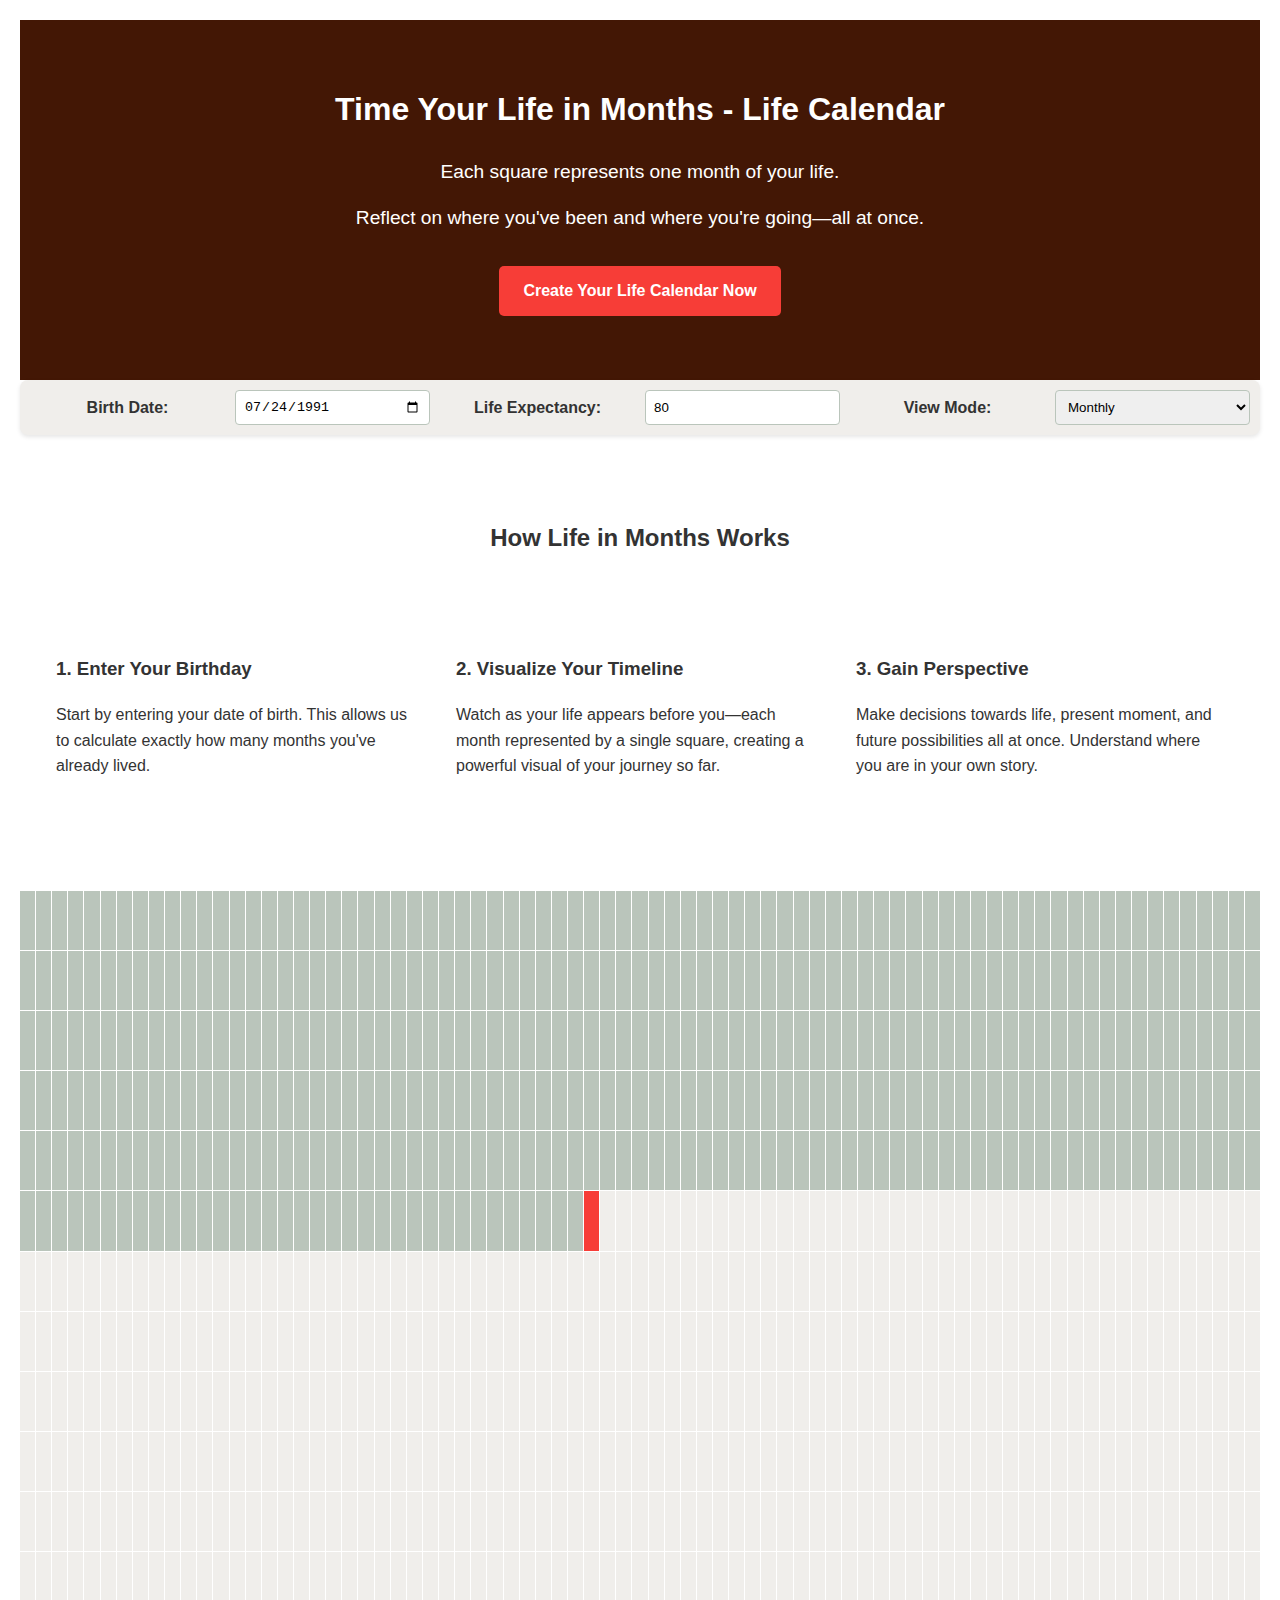
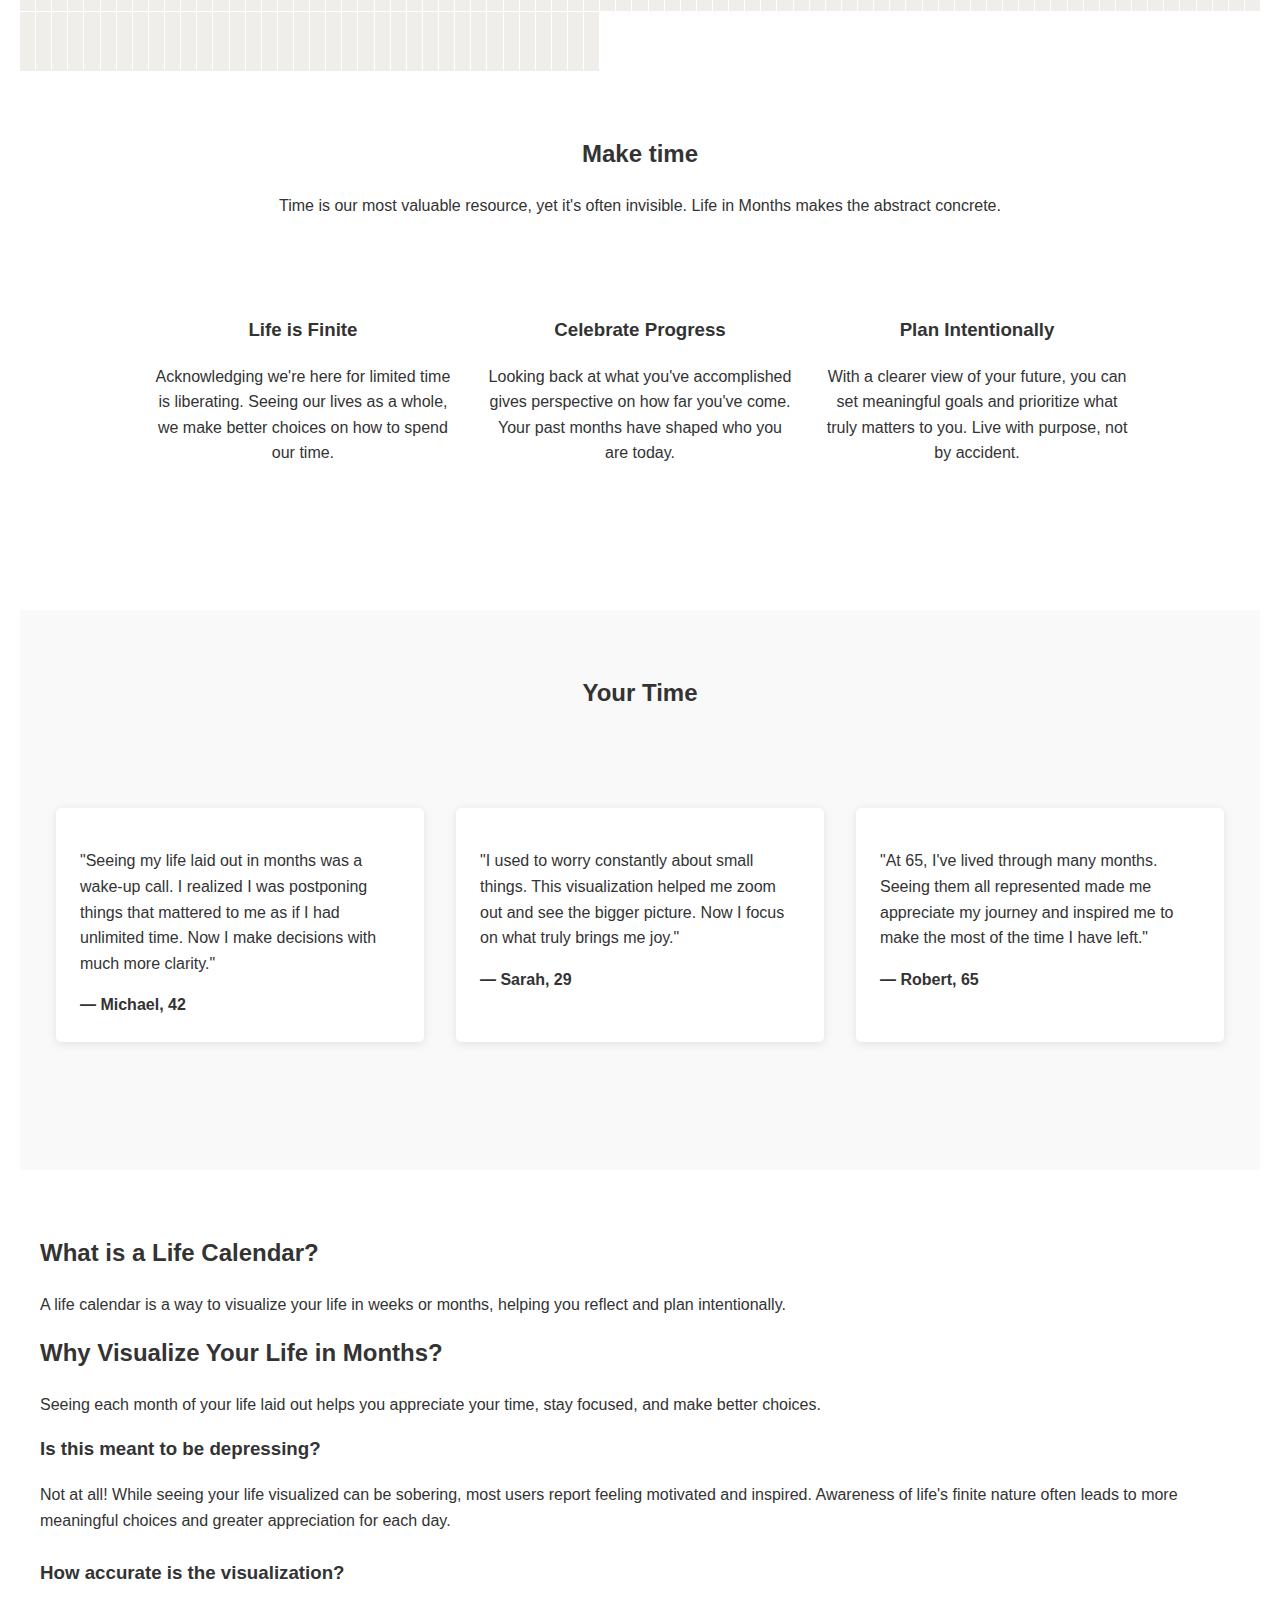
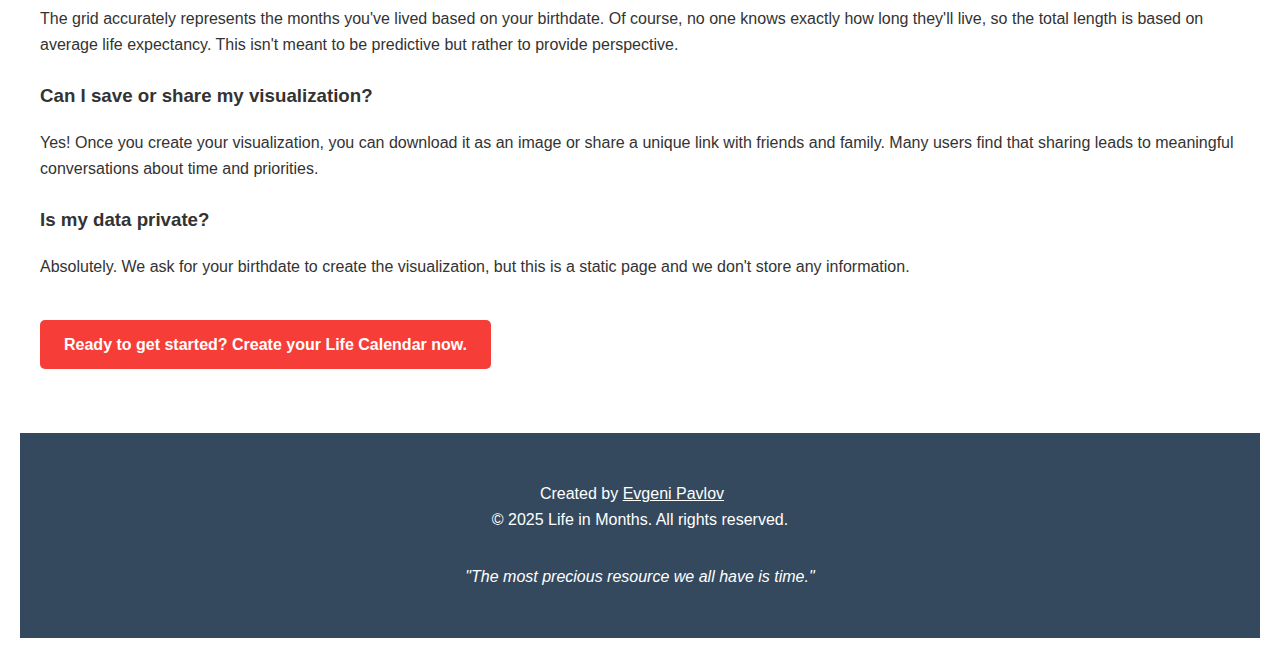
<file: index.html>
<!DOCTYPE html>
<html lang="en">
<head>
    <meta charset="UTF-8">
    <meta name="viewport" content="width=device-width, initial-scale=1.0">
    <meta name="description" content="Visualize your life journey with our life calendar. See your life in months and weeks to gain clarity, set goals, and live intentionally.">
    <meta name="keywords" content="time your life, time your life in months, life in months, life in weeks, life calendar, life planning, life grid visualization, present moment">
    <meta name="author" content="Life in Months">
    <meta property="og:title" content="Life in Months - Visualize Your Life Journey">
    <meta property="og:description" content="My life calendar in weeks. Visualize your life in months and weeks, bringing perspective and intention to your journey.">
    <meta property="og:image" content="https://lifeinmonths.com/life-calendar.png" alt="Life Calendar - Visualize your life in months and weeks">
    <meta property="og:url" content="https://lifeinmonths.com">
    <meta property="og:type" content="website">
    <meta name="twitter:card" content="summary_large_image">
    <title>Life Calendar – Visualize Your Life in Months and Weeks</title>
    <link rel="canonical" href="https://lifeinmonths.com">
    <link rel="stylesheet" href="styles.css">
    <link rel="icon" type="image/png" href="/favicon-96x96.png" sizes="96x96" />
    <link rel="icon" type="image/svg+xml" href="/favicon.svg" />
    <link rel="shortcut icon" href="/favicon.ico" />
    <link rel="apple-touch-icon" sizes="180x180" href="/apple-touch-icon.png" />
    <link rel="manifest" href="/site.webmanifest" />
</head>
<body>
    <section class="hero">
        <div class="container">
            <h1 id="title">Time Your Life in Months - Life Calendar</h1>
            <p id="description" style="font-size: 1.2rem; max-width: 800px; margin: 1rem auto;">Each square represents one month of your life. </p>
            <p style="font-size: 1.2rem; max-width: 800px; margin: 1rem auto;">Reflect on where you've been and where you're going—all at once.</p>
            <a href="#visualization" class="cta-button">Create Your Life Calendar Now</a>
        </div>
    </section>
    <div class="controls">
        <label for="birthDate">Birth Date:</label>
        <input type="date" id="birthDate" name="birthDate">

        <label for="averageLifeExpectancyYears">Life Expectancy:</label>
        <input type="number" id="averageLifeExpectancyYears" name="averageLifeExpectancyYears" min="1" step="1" value="80">
        
        <label for="viewMode">View Mode:</label>
        <select id="viewMode" name="viewMode">
            <option value="monthly">Monthly</option>
            <option value="weekly">Weekly</option>
        </select>
    </div>
    <section id="how-it-works">
        <div class="container">
            <h2 style="text-align: center; margin-bottom: 2rem; margin-top: 4rem;">How Life in Months Works</h2>
            
            <div class="grid-section">
                <div>
                    <h3>1. Enter Your Birthday</h3>
                    <p>Start by entering your date of birth. This allows us to calculate exactly how many months you've already lived.</p>
                </div>
                <div>
                    <h3>2. Visualize Your Timeline</h3>
                    <p>Watch as your life appears before you—each month represented by a single square, creating a powerful visual of your journey so far.</p>
                </div>
                <div>
                    <h3>3. Gain Perspective</h3>
                    <p>Make decisions towards life, present moment, and future possibilities all at once. Understand where you are in your own story.</p>
                </div>
            </div>
        </div>
    </section>

    <div id="visualization" class="visualization"></div>

    <section class="container" style="padding: 4rem 1rem; text-align: center;">
        <h2>Make time</h2>
        <p style="max-width: 800px; margin: 0 auto 2rem;">Time is our most valuable resource, yet it's often invisible. Life in Months makes the abstract concrete.</p>
        
        <div class="grid-section">
            <div>
                <h3>Life is Finite</h3>
                <p>Acknowledging we're here for limited time is liberating. Seeing our lives as a whole, we make better choices on how to spend our time.</p>
            </div>
            <div>
                <h3>Celebrate Progress</h3>
                <p>Looking back at what you've accomplished gives perspective on how far you've come. Your past months have shaped who you are today.</p>
            </div>
            <div>
                <h3>Plan Intentionally</h3>
                <p>With a clearer view of your future, you can set meaningful goals and prioritize what truly matters to you. Live with purpose, not by accident.</p>
            </div>
        </div>
    </section>

    <section id="testimonials" style="background-color: #f9f9f9; padding: 4rem 0;">
        <div class="container">
            <h2 style="text-align: center; margin-bottom: 2rem;">Your Time</h2>
            
            <div class="grid-section">
                <div class="testimonial">
                    <p>"Seeing my life laid out in months was a wake-up call. I realized I was postponing things that mattered to me as if I had unlimited time. Now I make decisions with much more clarity."</p>
                    <p style="font-weight: bold; margin-bottom: 0;">— Michael, 42</p>
                </div>
                <div class="testimonial">
                    <p>"I used to worry constantly about small things. This visualization helped me zoom out and see the bigger picture. Now I focus on what truly brings me joy."</p>
                    <p style="font-weight: bold; margin-bottom: 0;">— Sarah, 29</p>
                </div>
                <div class="testimonial">
                    <p>"At 65, I've lived through many months. Seeing them all represented made me appreciate my journey and inspired me to make the most of the time I have left."</p>
                    <p style="font-weight: bold; margin-bottom: 0;">— Robert, 65</p>
                </div>
            </div>
        </div>
    </section>

    <section id="faq" class="container" style="padding: 4rem 1rem;">
        <h2>What is a Life Calendar?</h2>
        <p>A life calendar is a way to visualize your life in weeks or months, helping you reflect and plan intentionally.</p>

        <h2>Why Visualize Your Life in Months?</h2>
        <p>Seeing each month of your life laid out helps you appreciate your time, stay focused, and make better choices.</p>
        
        <div class="faq-item">
            <h3>Is this meant to be depressing?</h3>
            <p>Not at all! While seeing your life visualized can be sobering, most users report feeling motivated and inspired. Awareness of life's finite nature often leads to more meaningful choices and greater appreciation for each day.</p>
        </div>
        
        <div class="faq-item">
            <h3>How accurate is the visualization?</h3>
            <p>The grid accurately represents the months you've lived based on your birthdate. Of course, no one knows exactly how long they'll live, so the total length is based on average life expectancy. This isn't meant to be predictive but rather to provide perspective.</p>
        </div>
        
        <div class="faq-item">
            <h3>Can I save or share my visualization?</h3>
            <p>Yes! Once you create your visualization, you can download it as an image or share a unique link with friends and family. Many users find that sharing leads to meaningful conversations about time and priorities.</p>
        </div>
        
        <div class="faq-item">
            <h3>Is my data private?</h3>
            <p>Absolutely. We ask for your birthdate to create the visualization, but this is a static page and we don't store any information.</p>
        </div>
        <a href="#visualization" class="cta-button">Ready to get started? Create your Life Calendar now.</a>
    </section>
    <footer>
        <div class="container">
            <p>Created by <a href="https://evgeni.blog" style="color: white; margin-right: 1rem;">Evgeni Pavlov</a> <br> &copy; 2025 Life in Months. All rights reserved.</p>
            <p style="margin-top: 2rem; font-style: italic;">"The most precious resource we all have is time."</p>
        </div>
    </footer>
    <script src="script.js"></script>
    <script type="application/ld+json">
        {
          "@context": "https://schema.org",
          "@type": "WebSite",
          "name": "Life in Months",
          "url": "https://lifeinmonths.com",
          "description": "Visualize your life in months and weeks with a life calendar. Gain perspective and live with intention."
        }
    </script>
</body>
</html>
</file>
<file: styles.css>
body {
  font-family: 'Segoe UI', Tahoma, Geneva, Verdana, sans-serif;
  line-height: 1.6;
  color: #333;
  margin: 0;
  padding: 20px;
  box-sizing: border-box;
  display: flex;
  flex-direction: column;
  min-height: 100vh;
}
.hero {
  background-color: #431705;
  color: white;
  padding: 4rem 1rem;
  text-align: center;
}
.container {
  max-width: 1200px;
  margin: 0 auto;
  padding: 0 1rem;
}
.grid-section {
  display: grid;
  grid-template-columns: repeat(auto-fit, minmax(300px, 1fr));
  gap: 2rem;
  padding: 4rem 1rem;
}
.cta-button {
  display: inline-block;
  background-color: #f73d37;
  color: white;
  padding: 0.75rem 1.5rem;
  border-radius: 5px;
  text-decoration: none;
  font-weight: bold;
  margin-top: 1rem;
  transition: background-color 0.3s;
}
.cta-button:hover {
  background-color: #c0392b;
}
.testimonial {
  background-color: white;
  padding: 1.5rem;
  border-radius: 5px;
  box-shadow: 0 2px 10px rgba(0,0,0,0.1);
}
.example-grid {
  margin: 2rem auto;
  width: 80%;
  max-width: 600px;
  display: grid;
  grid-template-columns: repeat(12, 1fr);
  grid-template-rows: repeat(8, 1fr);
  gap: 4px;
}
.month {
  width: 100%;
  height: 0;
  padding-bottom: 100%;
  border-radius: 3px;
}

footer {
  background-color: #34495e;
  color: white;
  padding: 2rem 0;
  text-align: center;
}
.faq-item {
  margin-bottom: 1.5rem;
}
h1, h2, h3 {
  margin-top: 0;
}
img {
  max-width: 100%;
  height: auto;
}

.controls {
  display: grid;
  grid-template-columns: repeat(auto-fill, minmax(150px, 1fr));
  gap: 10px;
  margin-bottom: 20px;
  padding: 10px;
  background-color: #f0eeeb;
  border-radius: 8px;
  box-shadow: 0 2px 4px rgba(0, 0, 0, 0.1);
}

@media (min-width: 768px) {
  .controls {
    grid-template-columns: repeat(6, 1fr);
  }
}

button {
  padding: 5px;
}

.controls label {
  font-weight: bold;
  display: block;
  margin-bottom: 5px;
  padding-top: 5px;
  text-align: center;
}

.controls input,
.controls select {
  width: 100%;
  padding: 8px;
  border: 1px solid #bac5bb;
  border-radius: 4px;
  box-sizing: border-box;
}

.visualization {
  display: grid;
  grid-template-columns: repeat(auto-fill, minmax(15px, 1fr));
  gap: 1px;
  height: calc(100vh - 120px); /* Adjust for controls and margins */
  padding-top: 2rem;
}

.block.past {
  background-color: #bac5bb;
}

.block.current {
  background-color: #f73d37;
}

.block.future {
  background-color: #f0eeeb;
}
</file>
